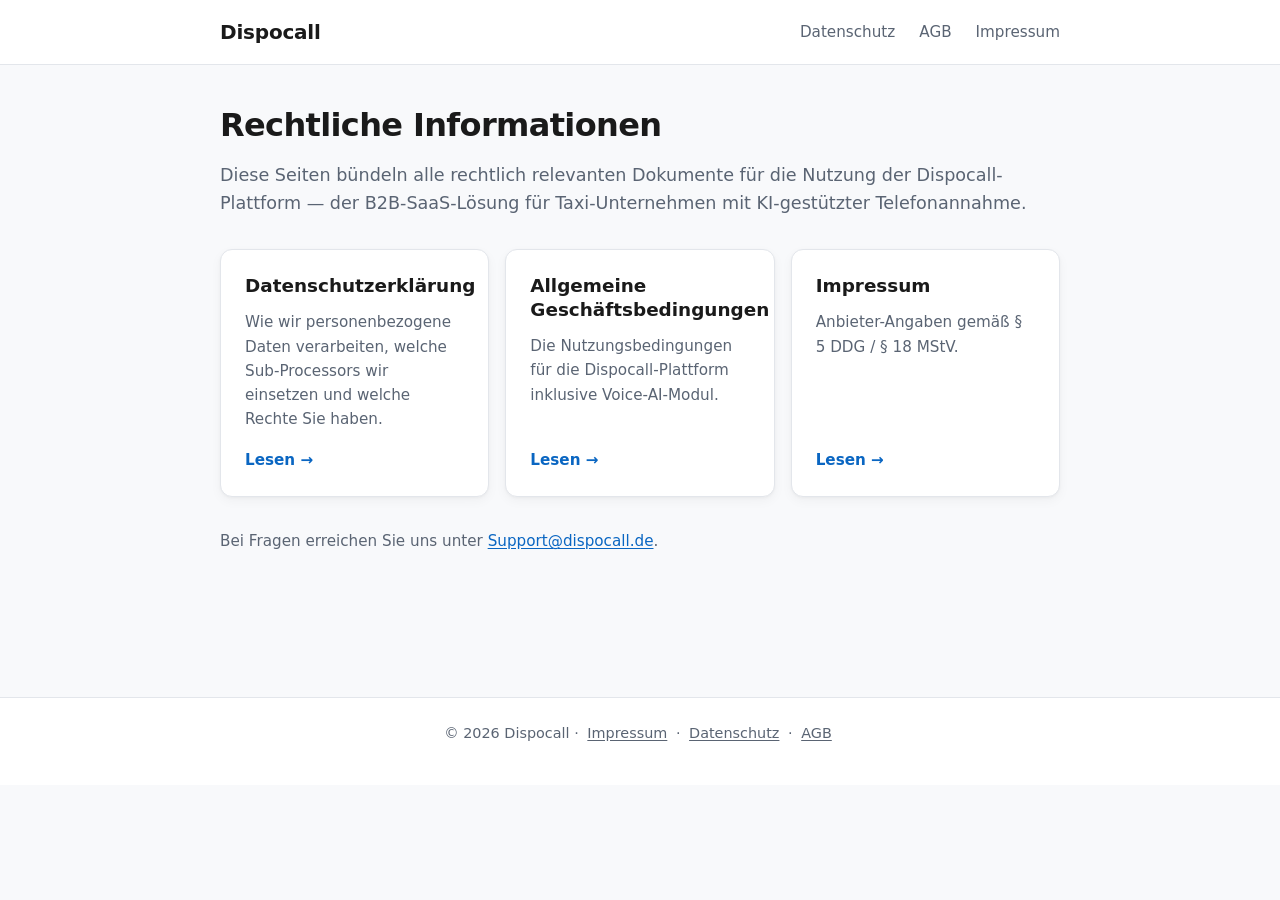
<file: index.html>
<!DOCTYPE html>
<html lang="de">
<head>
  <meta charset="UTF-8">
  <meta name="viewport" content="width=device-width, initial-scale=1.0">
  <meta name="robots" content="index, follow">
  <title>Dispocall — Rechtliche Informationen</title>
  <meta name="description" content="Datenschutzerklärung, Allgemeine Geschäftsbedingungen und Impressum der Dispocall-Plattform.">
  <link rel="stylesheet" href="/style.css">
</head>
<body>
  <header class="site-header">
    <div class="container">
      <a href="/" class="brand">Dispocall</a>
      <nav>
        <a href="/datenschutz">Datenschutz</a>
        <a href="/agb">AGB</a>
        <a href="/impressum">Impressum</a>
      </nav>
    </div>
  </header>

  <main class="container content">
    <h1>Rechtliche Informationen</h1>
    <p class="lead">
      Diese Seiten bündeln alle rechtlich relevanten Dokumente für die Nutzung
      der Dispocall-Plattform — der B2B-SaaS-Lösung für Taxi-Unternehmen mit
      KI-gestützter Telefonannahme.
    </p>

    <div class="card-grid">
      <a href="/datenschutz" class="card">
        <h2>Datenschutzerklärung</h2>
        <p>Wie wir personenbezogene Daten verarbeiten, welche Sub-Processors wir einsetzen und welche Rechte Sie haben.</p>
        <span class="card-cta">Lesen →</span>
      </a>
      <a href="/agb" class="card">
        <h2>Allgemeine Geschäftsbedingungen</h2>
        <p>Die Nutzungsbedingungen für die Dispocall-Plattform inklusive Voice-AI-Modul.</p>
        <span class="card-cta">Lesen →</span>
      </a>
      <a href="/impressum" class="card">
        <h2>Impressum</h2>
        <p>Anbieter-Angaben gemäß § 5 DDG / § 18 MStV.</p>
        <span class="card-cta">Lesen →</span>
      </a>
    </div>

    <p class="muted">
      Bei Fragen erreichen Sie uns unter
      <a href="mailto:Support@dispocall.de">Support@dispocall.de</a>.
    </p>
  </main>

  <footer class="site-footer">
    <div class="container">
      <p>© 2026 Dispocall · <a href="/impressum">Impressum</a> · <a href="/datenschutz">Datenschutz</a> · <a href="/agb">AGB</a></p>
    </div>
  </footer>
</body>
</html>
</file>
<file: style.css>
/* ─── Base ───────────────────────────────────────────────────────────── */
:root {
  --color-bg: #f8f9fb;
  --color-surface: #ffffff;
  --color-text: #1a1a1a;
  --color-muted: #5a6473;
  --color-accent: #0a66c2;
  --color-border: #e3e6eb;
  --max-width: 880px;
  --radius: 12px;
  --shadow: 0 1px 3px rgba(0, 0, 0, 0.04), 0 4px 12px rgba(0, 0, 0, 0.04);
}

@media (prefers-color-scheme: dark) {
  :root {
    --color-bg: #0e1117;
    --color-surface: #161b22;
    --color-text: #e6edf3;
    --color-muted: #8b949e;
    --color-accent: #58a6ff;
    --color-border: #30363d;
  }
}

* {
  box-sizing: border-box;
}

html {
  font-size: 16px;
  -webkit-text-size-adjust: 100%;
}

body {
  margin: 0;
  font-family: -apple-system, BlinkMacSystemFont, "Segoe UI", system-ui, Roboto, "Helvetica Neue", Arial, sans-serif;
  font-size: 1rem;
  line-height: 1.6;
  color: var(--color-text);
  background-color: var(--color-bg);
  -webkit-font-smoothing: antialiased;
  -moz-osx-font-smoothing: grayscale;
}

.container {
  max-width: var(--max-width);
  margin: 0 auto;
  padding: 0 1.25rem;
}

/* ─── Header ──────────────────────────────────────────────────────────── */
.site-header {
  background: var(--color-surface);
  border-bottom: 1px solid var(--color-border);
  padding: 1rem 0;
  position: sticky;
  top: 0;
  z-index: 10;
  backdrop-filter: blur(8px);
}

.site-header .container {
  display: flex;
  align-items: center;
  justify-content: space-between;
  flex-wrap: wrap;
  gap: 1rem;
}

.brand {
  font-weight: 700;
  font-size: 1.25rem;
  color: var(--color-text);
  text-decoration: none;
  letter-spacing: -0.01em;
}

.site-header nav {
  display: flex;
  gap: 1.5rem;
}

.site-header nav a {
  color: var(--color-muted);
  text-decoration: none;
  font-size: 0.95rem;
  font-weight: 500;
  transition: color 0.15s ease;
}

.site-header nav a:hover {
  color: var(--color-accent);
}

/* ─── Main content ────────────────────────────────────────────────────── */
.content {
  padding: 2.5rem 1.25rem 4rem;
}

h1 {
  font-size: 2rem;
  font-weight: 700;
  line-height: 1.25;
  margin: 0 0 1rem;
  letter-spacing: -0.02em;
}

h2 {
  font-size: 1.4rem;
  font-weight: 600;
  margin: 2.5rem 0 0.75rem;
  line-height: 1.3;
}

h3 {
  font-size: 1.15rem;
  font-weight: 600;
  margin: 1.75rem 0 0.5rem;
}

p {
  margin: 0 0 1rem;
}

.lead {
  font-size: 1.1rem;
  color: var(--color-muted);
  margin-bottom: 2rem;
}

.muted {
  color: var(--color-muted);
  font-size: 0.95rem;
  margin-top: 2rem;
}

a {
  color: var(--color-accent);
  text-decoration: underline;
  text-underline-offset: 2px;
}

a:hover {
  text-decoration: none;
}

ul, ol {
  padding-left: 1.5rem;
  margin: 0 0 1rem;
}

li {
  margin-bottom: 0.4rem;
}

hr {
  border: 0;
  border-top: 1px solid var(--color-border);
  margin: 2rem 0;
}

blockquote {
  border-left: 3px solid var(--color-accent);
  padding-left: 1rem;
  margin: 1.25rem 0;
  color: var(--color-muted);
}

code {
  background: var(--color-surface);
  padding: 0.15rem 0.4rem;
  border-radius: 4px;
  font-family: "SF Mono", Menlo, Consolas, monospace;
  font-size: 0.9em;
  border: 1px solid var(--color-border);
}

pre {
  background: var(--color-surface);
  padding: 1rem;
  border-radius: var(--radius);
  border: 1px solid var(--color-border);
  overflow-x: auto;
  font-family: "SF Mono", Menlo, Consolas, monospace;
  font-size: 0.85em;
}

pre code {
  background: none;
  padding: 0;
  border: 0;
}

/* ─── Tables ──────────────────────────────────────────────────────────── */
table {
  width: 100%;
  border-collapse: collapse;
  margin: 1.5rem 0;
  font-size: 0.95rem;
  background: var(--color-surface);
  border-radius: var(--radius);
  overflow: hidden;
  box-shadow: var(--shadow);
}

th, td {
  text-align: left;
  padding: 0.75rem 1rem;
  border-bottom: 1px solid var(--color-border);
  vertical-align: top;
}

th {
  background: var(--color-bg);
  font-weight: 600;
}

tr:last-child td {
  border-bottom: 0;
}

/* ─── Cards (landing page) ────────────────────────────────────────────── */
.card-grid {
  display: grid;
  grid-template-columns: repeat(auto-fit, minmax(240px, 1fr));
  gap: 1rem;
  margin: 2rem 0;
}

.card {
  background: var(--color-surface);
  border: 1px solid var(--color-border);
  border-radius: var(--radius);
  padding: 1.5rem;
  text-decoration: none;
  color: var(--color-text);
  display: flex;
  flex-direction: column;
  box-shadow: var(--shadow);
  transition: transform 0.15s ease, box-shadow 0.15s ease;
}

.card:hover {
  transform: translateY(-2px);
  box-shadow: 0 4px 12px rgba(0, 0, 0, 0.08), 0 12px 24px rgba(0, 0, 0, 0.06);
}

.card h2 {
  margin-top: 0;
  font-size: 1.15rem;
}

.card p {
  color: var(--color-muted);
  font-size: 0.95rem;
  flex-grow: 1;
}

.card-cta {
  color: var(--color-accent);
  font-weight: 600;
  font-size: 0.95rem;
}

/* ─── Markdown-rendered content ───────────────────────────────────────── */
#markdown-content {
  background: var(--color-surface);
  border: 1px solid var(--color-border);
  border-radius: var(--radius);
  padding: 2rem;
  box-shadow: var(--shadow);
}

#markdown-content :first-child {
  margin-top: 0;
}

#markdown-content table {
  box-shadow: none;
  border: 1px solid var(--color-border);
}

.loading-state, .error-state {
  text-align: center;
  padding: 3rem 1rem;
  color: var(--color-muted);
}

.error-state {
  color: #c81e1e;
}

/* ─── Footer ──────────────────────────────────────────────────────────── */
.site-footer {
  border-top: 1px solid var(--color-border);
  background: var(--color-surface);
  padding: 1.5rem 0;
  text-align: center;
  font-size: 0.9rem;
  color: var(--color-muted);
  margin-top: 4rem;
}

.site-footer a {
  color: var(--color-muted);
  margin: 0 0.25rem;
}

/* ─── Mobile tweaks ───────────────────────────────────────────────────── */
@media (max-width: 600px) {
  h1 { font-size: 1.65rem; }
  h2 { font-size: 1.2rem; }
  .content { padding: 1.5rem 1rem 3rem; }
  #markdown-content { padding: 1.25rem; }
  .site-header { padding: 0.75rem 0; }
  .site-header nav { gap: 1rem; }
  table { font-size: 0.85rem; }
  th, td { padding: 0.5rem; }
}
</file>
